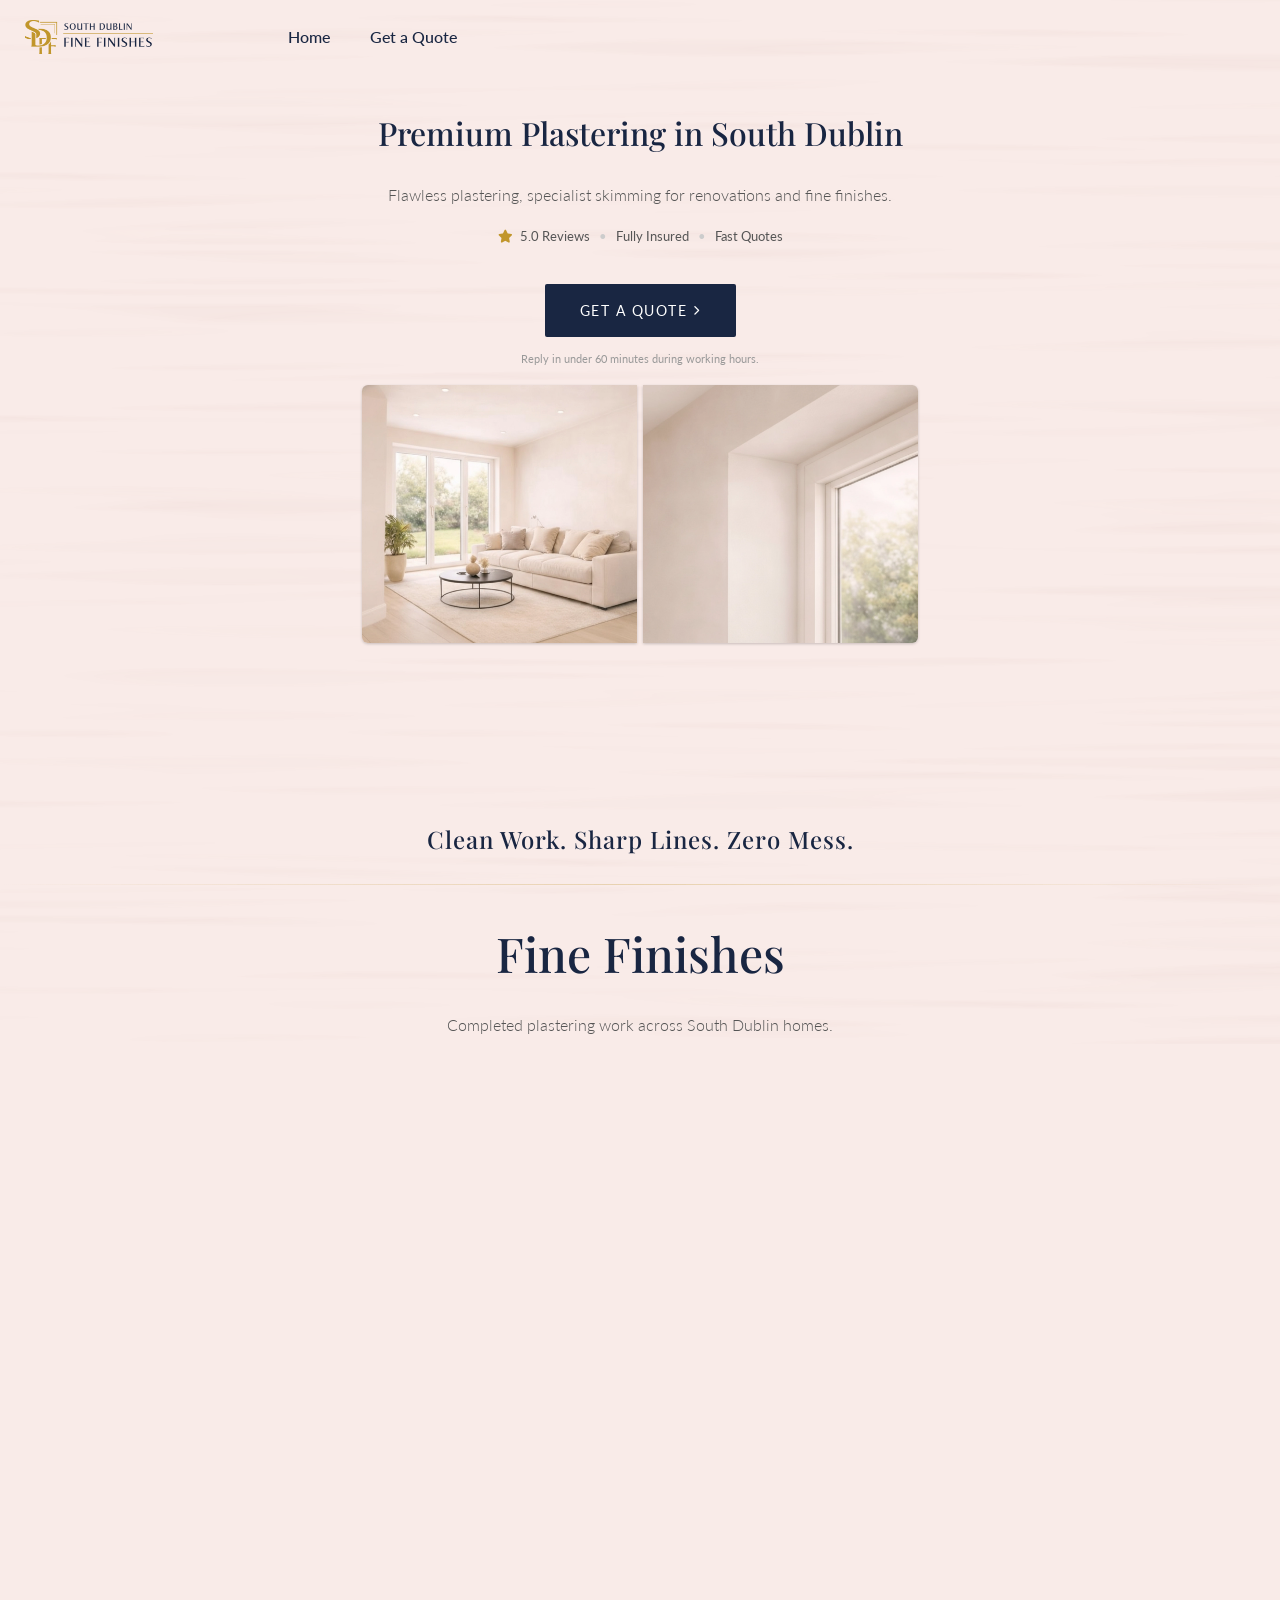
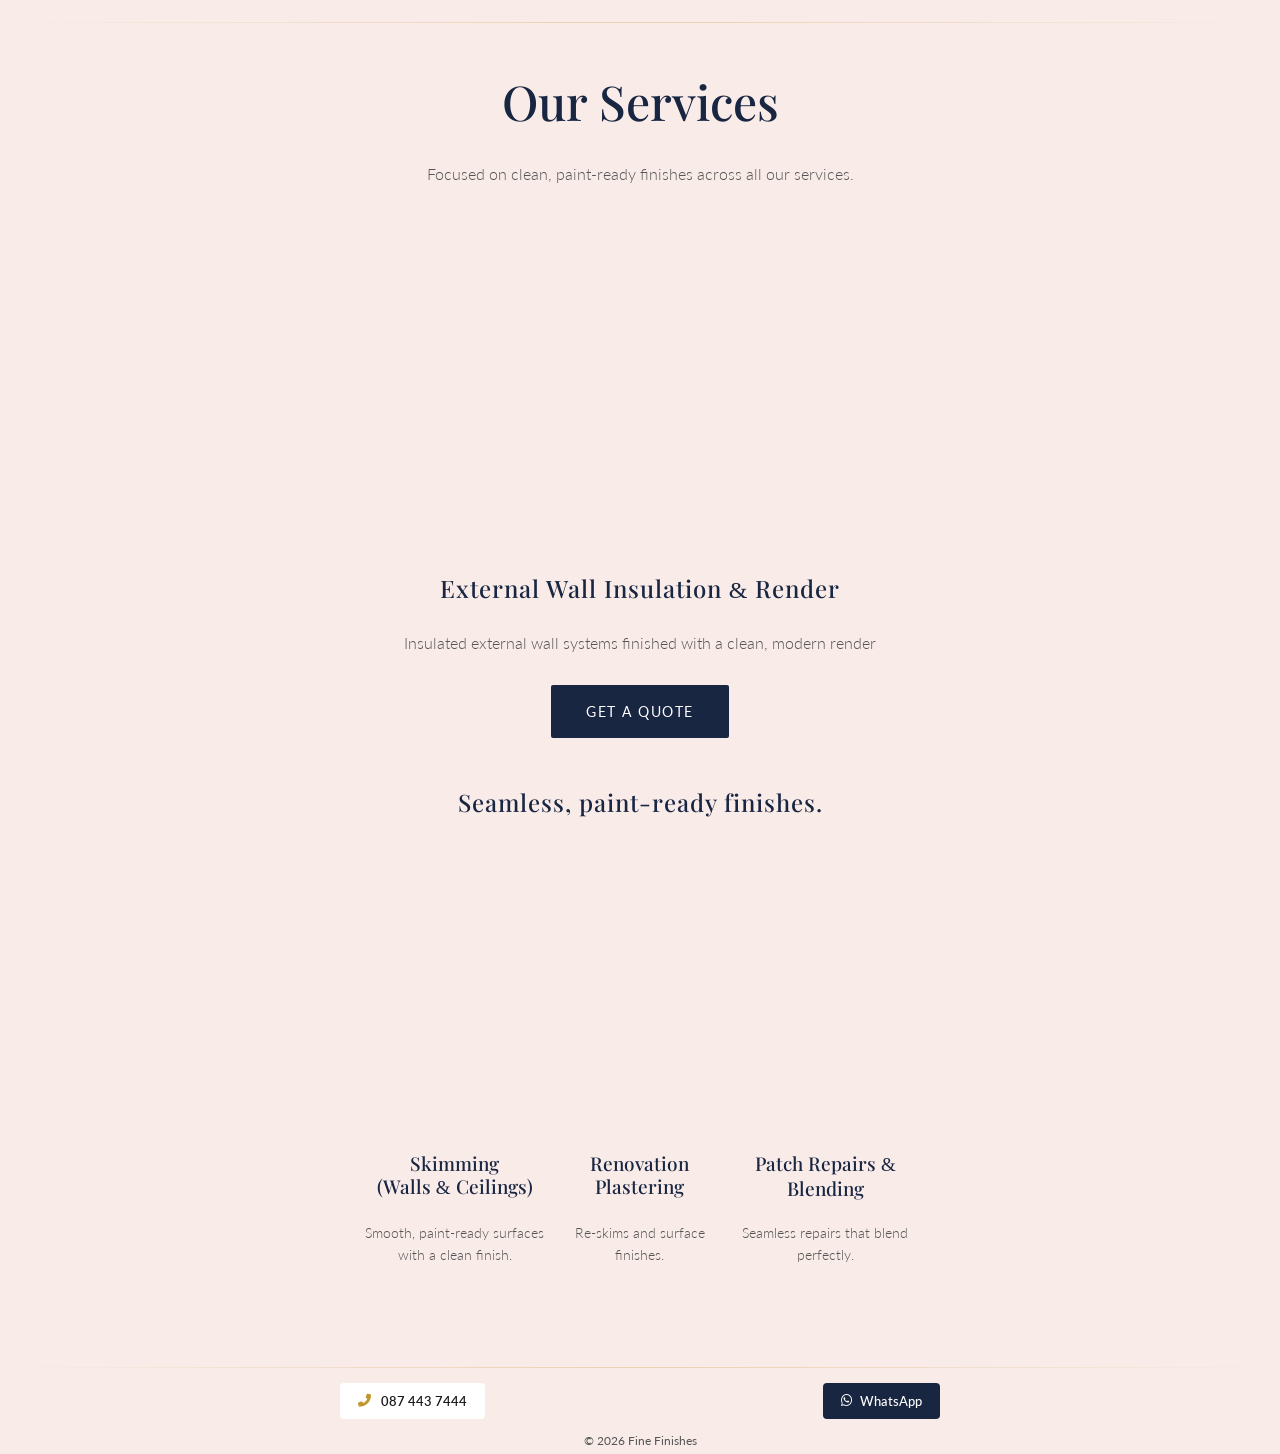
<file: index.html>
<!DOCTYPE html>
<html lang="en">
<head>
    <meta charset="UTF-8">
    <meta name="viewport" content="width=device-width, initial-scale=1.0">
    <title>Fine Finishes</title>
    <link rel="apple-touch-icon" href="apple-touch-icon.png"/>
    <link rel="shortcut icon" type="image/x-icon" href="favicon.ico?"/>
    <link rel="preconnect" href="https://fonts.googleapis.com">
    <link rel="preconnect" href="https://fonts.gstatic.com" crossorigin>
    <script src="browser-check.min.js"></script>
    <link href="https://fonts.googleapis.com/css2?family=Lato:wght@300;400;700&family=Playfair+Display:wght@400;500;600&display=swap" rel="stylesheet">
    <link rel="stylesheet" href="styles.min.css">
    <link rel="stylesheet" href="https://cdnjs.cloudflare.com/ajax/libs/font-awesome/6.4.0/css/all.min.css">
</head>
<body>
    <div id="fullscreen-spinner" class="fixed loading-spinner-container spinner show">
        <div class="spinner-border show-spinner" role="status">
            <span hidden>Loading...</span>
        </div>
    </div>
    <div class="site-wrapper reveal-on-scroll">
        <svg class="minimized" xmlns='http://www.w3.org/2000/svg'>
            <filter id="noise" x="0%" y="0%" width="100%" height="110%">
            <feTurbulence type="turbulence" baseFrequency="0.002 0.07" numOctaves="1" result="noiseTexture"/>
            <feComponentTransfer in="noiseTexture" result="hardNoise">
                <feFuncA type="linear" slope="5" intercept="-1"/>
            </feComponentTransfer>
            <feColorMatrix type="matrix" in="hardNoise" result="coloredNoise"
            values="0.6 0 0 0 0
                    0.5 0 0 0 0
                    0.4 0 0 0 0
                    0 0 0 0.15 0"/>
        </filter>
        </svg>
        <header>
            <a href="./" class="logo-container"> 
                <img src="static/logo-1024.png">
            </a>
            <div class="header-nav">
                <a href="./">Home</a>
                <a href="quote">Get a Quote</a>
            </div>
        </header>
        <main>
            <section class="hero-content">
                <h1>Premium Plastering in South Dublin</h1>
                <p class="subheadline">
                    Flawless plastering, specialist skimming
                    for renovations and fine finishes.
                </p>
                <div class="trust-bar">
                    <span><i class="fas fa-star star"></i> 5.0 Reviews</span>
                    <span class="dot">•</span>
                    <span>Fully Insured</span>
                    <span class="dot">•</span>
                    <span>Fast Quotes</span>
                </div>
                <a href="quote" class="btn-primary">Get a Quote <i class="fas fa-chevron-right" style="font-size: 10px; margin-left: 6px;"></i></a>
                <p class="micro-copy">Reply in under 60 minutes during working hours.</p>
                <div class="side-images-container">
                    <img class="reveal-from-left-slow" src="static/hero-image-1.webp">
                    <img class="reveal-from-right-slow" src="static/hero-image-2.webp">
                </div>
                <div class="service-story-reel">
                    <div class="reel-item">Specialist Skimming</div>
                    <div class="reel-item">Renovation Plastering</div>
                    <div class="reel-item">Patch Repairs <span class="and">&</span> Blending</div>
                    <div class="reel-item">Paint-Ready Finishes</div>
                </div>
                <div class="stacked-headline">
                    <p>Clean Work. Sharp Lines. Zero Mess.</p>
                </div>
            </section>
            <div class="horizontal-fade"></div>
            <div class="hero-subcontent">
                <h1>Fine Finishes</h1>
                <p>Completed plastering work across South Dublin homes.</p>
            </div>
            <div class="images-grid flex flex-row">
                <div class="images-grid-left reveal-from-left">
                    <img src="static/hero-image-1.webp">
                </div>
                <div class="images-grid-right flex flex-col reveal-from-right">
                    <img src="static/hero-image-2.webp">
                    <img src="static/hero-image-3.webp">
                </div>
            </div>
            <div class="horizontal-fade"></div>
            <section class="our-services" id="our-services">
                <div class="our-services-title">
                    <h1>Our Services</h1>
                    <p class="subheadline">Focused on clean, paint-ready finishes across all our services.</p>
                </div>
                <div class="services-external">
                    <img class="reveal-on-scroll-fade" src="static/services-external.webp">
                    <h2>External Wall Insulation <span>&</span> Render</h2>
                    <p>Insulated external wall systems finished with a clean, modern render</p>
                    <a href="quote" class="btn-primary">Get a Quote</a>
                </div>
                <div class="services-main">
                    <h2>Seamless, paint-ready finishes.</h2>
                    <div class="services-grid">
                        <div class="services-grid-item">
                            <div class="image-container reveal-from-left-fast">
                                <img src="static/services-skimming.webp">
                            </div>
                                
                            
                            <h3>Skimming<br><span>(Walls <span class="and">&</span> Ceilings)</span></h3>
                            <p>Smooth, paint-ready surfaces with a clean finish.</p>
                        </div>
                        <div class="services-grid-item">
                            <div class="image-container reveal-on-scroll-fade">
                                <img src="static/services-renovation.webp">
                            </div>
                            <h3>Renovation Plastering</h3>
                            <p>Re-skims and surface finishes.</p>
                        </div>
                        <div class="services-grid-item">
                            <div class="image-container reveal-from-right-fast">
                                <img src="static/services-patch_repairs.webp">
                            </div>
                            <h3>Patch Repairs <span class="and">&</span> Blending</span></h3>
                            <p>Seamless repairs that blend perfectly.</p>
                        </div>
                    </div>
                </div>
            </section>
            <div class="horizontal-fade"></div>
        </main>
        <div class="sticky-footer">
            <div class="footer-content">
                <a href="tel:0874437444" class="phone-link">
                    <i class="fas fa-phone-alt phone-icon"></i> 087 443 7444
                </a>
                <a href="https://wa.me/0874437444" class="whatsapp-btn">
                    <i class="fab fa-whatsapp"></i> WhatsApp
                </a>
            </div>
            <p>© 2026 Fine Finishes </p>
        </div>
    </div>
    
<script src="loader.min.js"></script>

</body>
</html>
</file>
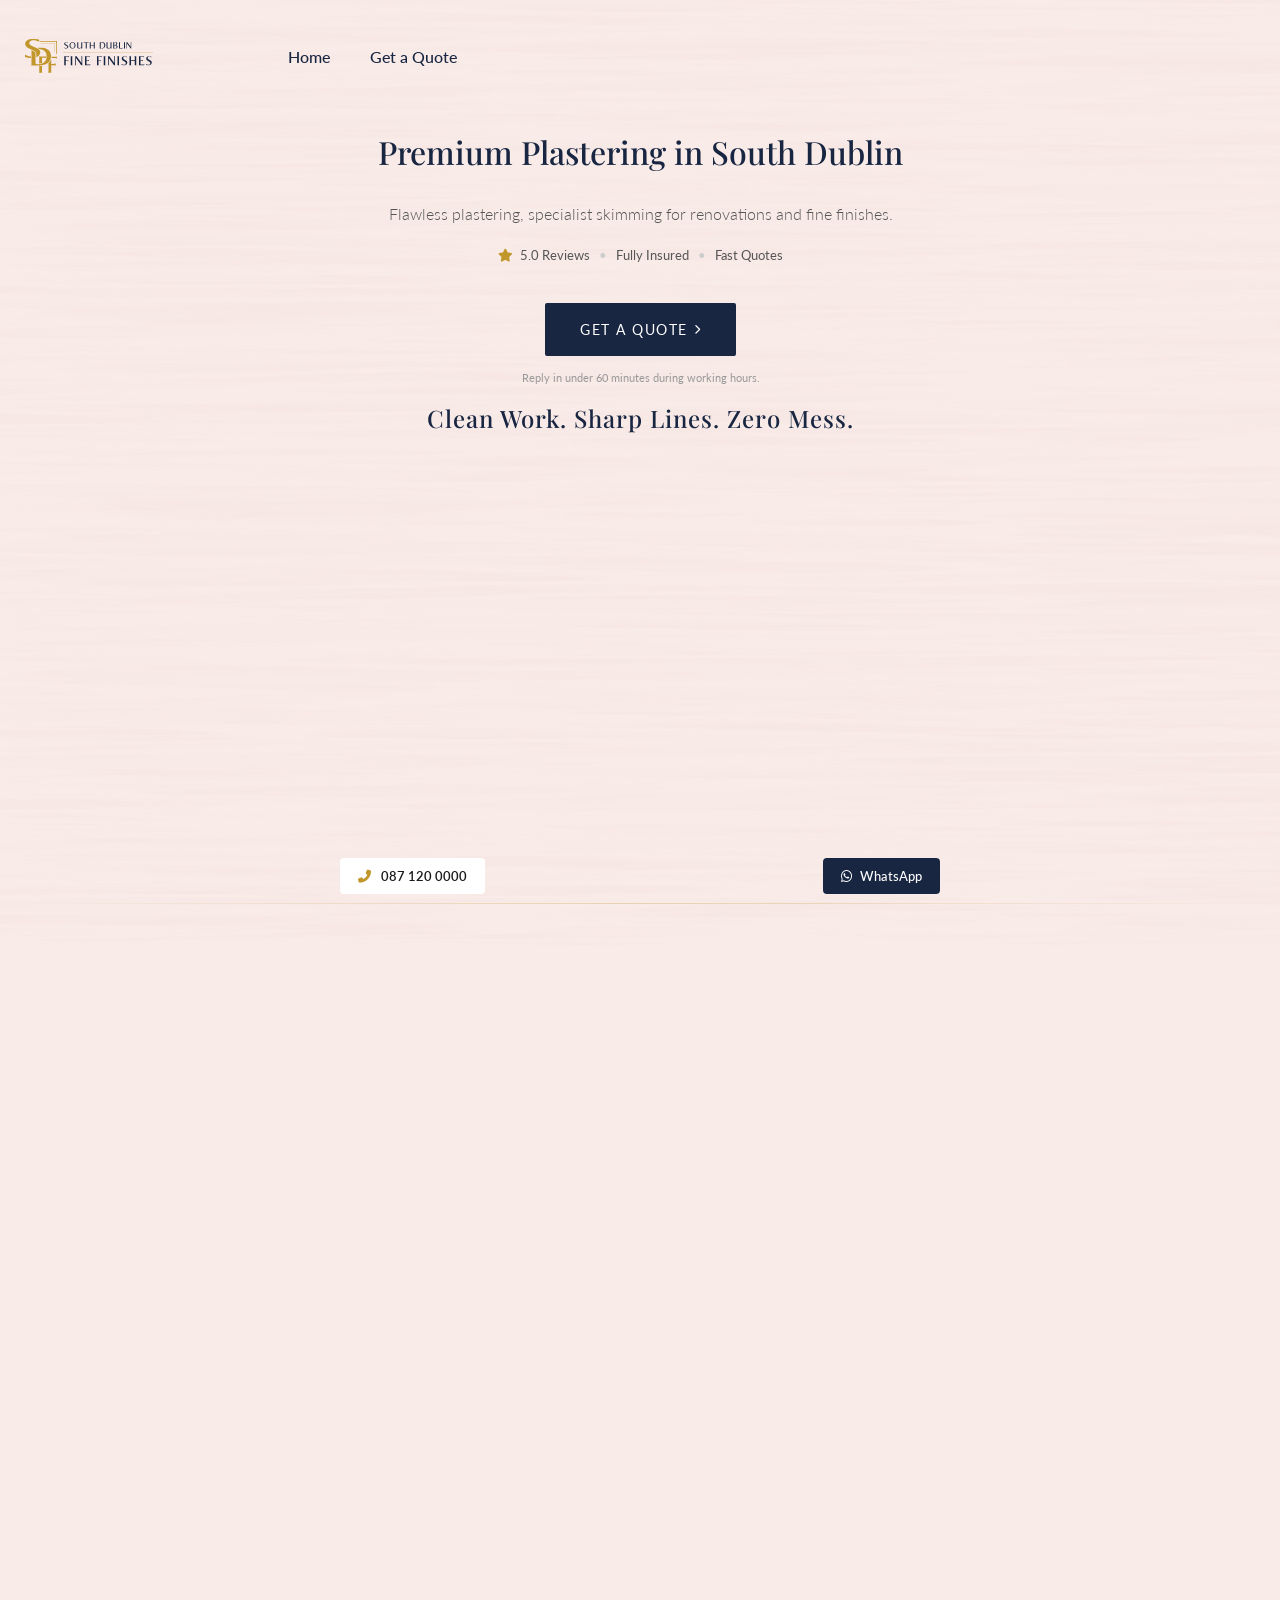
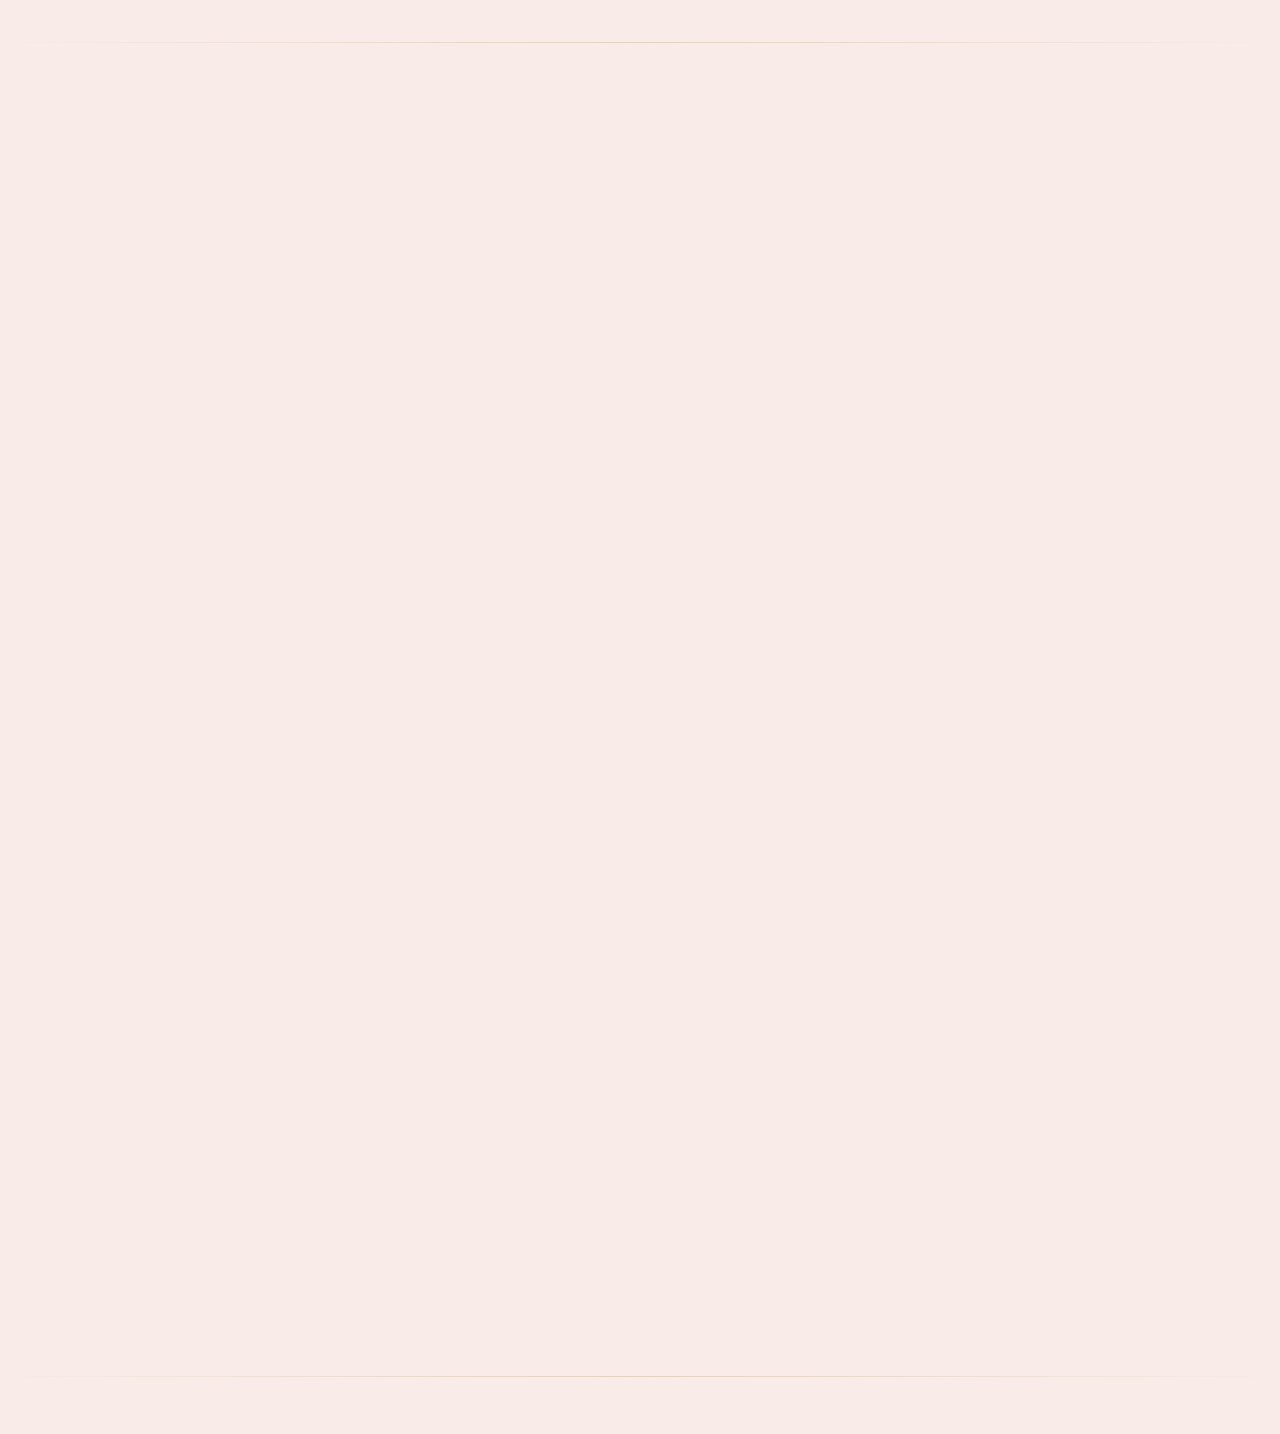
<file: home.html>
<!DOCTYPE html>
<html lang="en">
<head>
    <meta charset="UTF-8">
    <meta name="viewport" content="width=device-width, initial-scale=1.0">
    <title>Fine Finishes</title>
    <link rel="apple-touch-icon" href="apple-touch-icon.png"/>
    <link rel="shortcut icon" type="image/x-icon" href="favicon.ico?"/>
    <link rel="preconnect" href="https://fonts.googleapis.com">
    <link rel="preconnect" href="https://fonts.gstatic.com" crossorigin>
    <link href="https://fonts.googleapis.com/css2?family=Lato:wght@300;400;700&family=Playfair+Display:wght@400;500;600&display=swap" rel="stylesheet">
    <link rel="stylesheet" href="styles.min.css">
    <link rel="stylesheet" href="https://cdnjs.cloudflare.com/ajax/libs/font-awesome/6.4.0/css/all.min.css">
</head>
<body>
    <svg class="minimized" xmlns='http://www.w3.org/2000/svg'>
        <filter id="noise" x="0%" y="0%" width="100%" height="100%">
        <feTurbulence type="turbulence" baseFrequency="0.002 0.07" numOctaves="8" result="noiseTexture"/>
        <feComponentTransfer in="noiseTexture" result="hardNoise">
            <feFuncA type="linear" slope="5" intercept="-1"/>
        </feComponentTransfer>
        <feColorMatrix type="matrix" in="hardNoise" result="coloredNoise"
        values="0.6 0 0 0 0
                0.5 0 0 0 0
                0.4 0 0 0 0
                0 0 0 0.15 0"/>
        <feBlend in="coloredNoise" in2="SourceGraphic" mode="soft-light"/>
    </filter>
    </svg>
    <header>
        <a href="home" class="logo-container"> 
            <img src="static/logo-128.png">
        </a>
        <div class="header-nav">
            <a href="home">Home</a>
            <a href="quote">Get a Quote</a>
        </div>
    </header>
    <main>
        <section class="hero-content reveal-on-scroll">
            <h1>Premium Plastering in South Dublin</h1>
            <p class="subheadline">
                Flawless plastering, specialist skimming
                for renovations and fine finishes.
            </p>
            <div class="trust-bar">
                <span><i class="fas fa-star star"></i> 5.0 Reviews</span>
                <span class="dot">•</span>
                <span>Fully Insured</span>
                <span class="dot">•</span>
                <span>Fast Quotes</span>
            </div>
            <a href="quote" class="btn-primary">Get a Quote <i class="fas fa-chevron-right" style="font-size: 10px; margin-left: 6px;"></i></a>
            <p class="micro-copy">Reply in under 60 minutes during working hours.</p>
            <div class="stacked-headline">
                <p>Clean Work. Sharp Lines. Zero Mess.</p>
            </div>
        </section>
        <div class="horizontal-fade"></div>
        <div class="hero-subcontent reveal-on-scroll">
            <h1>Fine Finishes</h1>
            <p>Completed plastering work across South Dublin homes.</p>
        </div>
        <div class="images-grid flex flex-row reveal-on-scroll">
            <div class="images-grid-left">
                <img src="static/hero-image-1.webp">
            </div>
            <div class="images-grid-right flex flex-col">
                <img src="static/hero-image-2.webp">
                <img src="static/hero-image-3.webp">
            </div>
        </div>
        <div class="horizontal-fade"></div>
        <section class="our-services reveal-on-scroll" id="our-services">
            <div class="our-services-title">
                <h1>Our Services</h1>
                <p class="subheadline">Focused on clean, paint-ready finishes across all our services.</p>
            </div>
            <div class="services-external">
                <img src="static/services-external.webp">
                <h2>External Wall Insulation <span>&</span> Render</h2>
                <p>Insulated external wall systems finished with a clean, modern render</p>
                <a href="quote" class="btn-primary">Get a Quote</a>
            </div>
            <div class="services-main">
                <h2>Seamless, paint-ready finishes.</h2>
                <div class="services-grid">
                    <div class="services-grid-item">
                        <img src="static/services-skimming.webp">
                        <h3>Skimming<br><span>(Walls <span class="and">&</span> Ceilings)</span></h3>
                        <p>Smooth, paint-ready surfaces with a clean finish.</p>
                    </div>
                    <div class="services-grid-item">
                        <img src="static/services-renovation.webp">
                        <h3>Renovation Plastering</h3>
                        <p>Re-skims and surface finishes.</p>
                    </div>
                    <div class="services-grid-item">
                        <img src="static/services-patch_repairs.webp">
                        <h3>Patch Repairs & Blending</span></h3>
                        <p>Seamless repairs that blend perfectly.</p>
                    </div>
                </div>
            </div>
        </section>
        <div class="horizontal-fade"></div>
    </main>
    <div id="fullscreen-spinner" class="fixed loading-spinner-container spinner show">
        <div class="spinner-border show-spinner" role="status">
            <span hidden>Loading...</span>
        </div>
    </div>
    <div class="sticky-footer">
        <div class="footer-content">
            <a href="tel:0871200000" class="phone-link">
                <i class="fas fa-phone-alt phone-icon"></i> 087 120 0000
            </a>
            <a href="https://wa.me/0871200000" class="whatsapp-btn">
                <i class="fab fa-whatsapp"></i> WhatsApp
            </a>
        </div>
    </div>
<script src="loader.min.js"></script>
</body>
</html>
</file>
<file: styles.min.css>
.skeleton,.skeleton span{color:rgba(255,255,255,0)!important}.header-nav a,a{-webkit-tap-highlight-color:transparent}@font-face{font-family:SerifFont;src:url(static/fonts/serif.woff2) format("woff2"),url(static/fonts/serif.woff) format("woff");font-weight:auto;font-style:normal;font-display:swap}:root{--primary-text:#1a1a1a;--secondary-text:#555555;--navy-blue:#192642;--gold:#c1962b;--white:#ffffff;--bg-color:#fcfcfc}*{box-sizing:border-box;margin:0;padding:0}body::before{left:0;width:100%}html.is-samsung.is-samsung-dark,html.is-samsung.is-samsung-dark #fullscreen-spinner{background-color:#888!important}html.is-samsung.is-samsung-dark header img{src:url(static/logo-1024-dark.png)}html.is-samsung.is-samsung-dark .header-nav a{color:#fff}html.is-samsung.is-samsung-dark .header-nav a.active{color:var(--gold)}html.is-samsung.is-samsung-dark .horizontal-fade{background:linear-gradient(to right,transparent,#fe0,transparent)!important}html.is-samsung.is-samsung-dark .reel-item,html.is-samsung.is-samsung-dark .stacked-headline p,html.is-samsung.is-samsung-dark h1,html.is-samsung.is-samsung-dark h2,html.is-samsung.is-samsung-dark h3{color:#fff!important}html.is-samsung.is-samsung-dark .btn-primary{background-color:#213358}.text-left,form p{text-align:left}.swal2-popup.swal2-modal.swal2-show{background-color:#f9eae7}html{background-color:#f9eae7ee}textarea{resize:none;min-height:100px}.reveal-on-scroll{opacity:0;transform:translateY(40px);will-change:opacity,transform}.reveal-on-scroll.is-visible{opacity:1;transform:translateY(0);transition:opacity 1s cubic-bezier(.25, 1, .5, 1),transform 1s cubic-bezier(.25, 1, .5, 1)}.reveal-on-scroll-fade{opacity:0;transform:translateY(10px)}.reveal-on-scroll-fade.is-visible{opacity:1;transform:translateY(0);transition:opacity .8s,transform .8s}.reveal-from-left,.reveal-from-left-fast,.reveal-from-left-slow{opacity:0;transform:translateX(-100px);will-change:opacity,transform}.reveal-from-right,.reveal-from-right-fast,.reveal-from-right-slow{opacity:0;transform:translateX(100px);will-change:opacity,transform}.reveal-from-left.is-visible,.reveal-from-right.is-visible{opacity:1;transform:translateX(0);transition:opacity 1s cubic-bezier(.25, 1, .5, 1),transform 1.5s}.reveal-from-left-slow.is-visible,.reveal-from-right-slow.is-visible{opacity:1;transform:translateX(0);transition:opacity 1s cubic-bezier(.25, 1, .5, 1),transform 3s}.reveal-from-left-fast.is-visible,.reveal-from-right-fast.is-visible{opacity:1;transform:translateX(0);transition:opacity .8s cubic-bezier(.25, 1, .5, 1),transform .8s}.skeleton{animation:1s linear infinite alternate skeleton-loading;opacity:.7;border:none!important;pointer-events:none!important;transition:.2s ease-in-out}.skeleton svg{stroke:rgba(255,255,255,0)!important}.skeleton::placeholder{opacity:0}@keyframes skeleton-loading{0%{background-color:#a3b7c1}100%{background-color:#e0e7ea}}.delay-100{transition-delay:0.1s}.delay-200{transition-delay:0.2s}.delay-300{transition-delay:0.3s}.reveal-scale-up{opacity:0;transform:scale(.95);transition:opacity 1s,transform 1s}.reveal-scale-up.is-visible{opacity:1;transform:scale(1)}body{font-family:Lato,sans-serif;color:var(--primary-text)}.site-wrapper{overflow:hidden;width:100%;min-height:100vh;display:flex;flex-direction:column}.our-services h2,h1{font-family:"Playfair Display",serif;font-weight:500;line-height:1.2}#fullscreen-spinner{position:fixed;top:0;left:0;width:100%;height:100vh;opacity:0;pointer-events:none;display:flex;justify-content:center;transition:.3s;align-items:center;background:#f9eae7;z-index:9999}#fullscreen-spinner.show,#submit-spinner.show{opacity:1;pointer-events:all}.spinner-border{display:inline-block;width:2rem;height:2rem;vertical-align:text-bottom;border:.25em solid var(--navy-blue);border-right-color:transparent;border-radius:50%;-webkit-animation:.75s linear infinite spinner-border;animation:.75s linear infinite spinner-border}.btn-primary,.flex,.header-nav,.sticky-footer,.trust-bar,header,main{display:flex}@keyframes spinner-border{100%{-webkit-transform:rotate(360deg);transform:rotate(360deg)}}header{justify-content:space-between;align-items:center;padding:20px 15px;background-color:transparent;z-index:100}.flex-row,.images-grid{flex-direction:row}.minimized{height:0;width:0}.flex-col,.upload-container{flex-direction:column}.text-center{text-align:center}.text-right{text-align:right}.horizontal-fade{height:1px;width:100%;background:linear-gradient(to right,transparent,rgba(193,150,43,.3),transparent)}.logo-container{display:flex;align-items:center;gap:12px;text-decoration:none;color:inherit}.logo-container img{width:128px;height:auto;object-fit:contain}.header-nav a,.menu-btn,.our-services h2,h1{color:var(--navy-blue)}.menu-btn{font-size:24px;cursor:pointer;background:0 0;border:none}.subheadline,.trust-bar{color:var(--secondary-text)}.header-nav{align-items:center;gap:20px}.header-nav a{text-decoration:none;font-weight:500;font-size:16px;transition:color .3s}.header-nav a:active,.header-nav a:focus,.header-nav a:hover{background-color:rgba(0,0,0,0)}.header-nav a.active{color:var(--gold);font-weight:600}main{flex:1;flex-direction:column}.contact-section,.contact-title,.hero-content,.our-services{position:relative;text-align:center;padding:20px 25px 10px;max-width:600px;margin:0 auto;z-index:10}.subheadline,h1{margin-bottom:20px}.hero-content{min-height:90vh;display:flex;flex-direction:column}.hero-content h1{font-size:clamp(1.5rem, 7vw, 2rem)}.contact-title h1{margin-bottom:10px}.contact-title p{font-size:clamp(16px, 2.5vw, 20px)}.our-services h2{font-size:24px;margin-bottom:25px;letter-spacing:1px}.contact-section h3,.image-text h3,.micro-copy,.submit-btn p,input,textarea{font-family:Lato,sans-serif}.help-section h3,.services-grid-item h3,.stacked-headline{font-family:"Playfair Display",serif}body::before{position:fixed;content:"";filter:url(#noise);z-index:-2;height:110%;top:-5%;mix-blend-mode:soft-light;pointer-events:none}h1{font-size:34px}.subheadline{font-weight:300;font-size:16px;line-height:1.6}.trust-bar{justify-content:center;align-items:center;flex-wrap:wrap;gap:4px;font-size:13px;margin-bottom:40px}.star{color:var(--gold);margin-right:4px}.dot{color:#ccc;margin:0 5px}.btn-primary{background-color:var(--navy-blue);color:#fff;text-decoration:none;padding:18px 35px;font-size:14px;font-weight:400;text-transform:uppercase;letter-spacing:1.5px;width:fit-content;align-items:center;margin-inline:auto;margin-bottom:15px;border-radius:2px;user-select:none;transition:background-color .3s}.image-text h3.bold,.phone-link{font-weight:600}.micro-copy{font-size:11px;color:#999;margin-bottom:20px}.image-wrapper{position:relative;width:100%;height:450px;margin-top:-20px;overflow:hidden;background-color:var(--bg-color)}.hero-image,.images-grid-left img,.preview-item img{height:100%;width:100%;object-fit:cover}.hero-image{object-position:center bottom;-webkit-mask-image:linear-gradient(to bottom,transparent 0%,black 25%);mask-image:linear-gradient(to bottom,transparent 0%,black 25%)}.image-text{position:absolute;bottom:30px;left:25px;z-index:20;text-shadow:0 2px 4px rgba(0,0,0,.3)}.image-wrapper::after,.sticky-footer{bottom:0;left:0;pointer-events:none;width:100%}.image-text h3{font-size:20px;font-weight:300;color:#fff;margin-bottom:4px}.image-wrapper::after{content:"";position:absolute;height:40%;background:linear-gradient(to top,rgba(0,0,0,.5),transparent)}.sticky-footer{position:sticky;padding:15px 25px 6px;justify-content:center;flex-direction:column;align-items:center;z-index:200}.sticky-footer p{font-size:12px;color:var(--secondary-text);margin-top:14px}.phone-link,.whatsapp-btn{text-decoration:none;padding:10px 18px;border-radius:4px;font-size:13px;pointer-events:auto;display:flex}.footer-content{width:100%;max-width:600px;display:flex;justify-content:space-between;align-items:center}.phone-link{color:var(--primary-text);align-items:center;gap:10px;background:#fff}.phone-icon{color:var(--gold);font-size:13px}.whatsapp-btn{background-color:var(--navy-blue);color:#fff;font-weight:500;align-items:center;gap:8px}.stacked-headline{color:var(--navy-blue);font-size:clamp(1px, 4.5vw, 24px);font-weight:500;margin-bottom:20px;line-height:1.2;letter-spacing:1px;align-self:center;display:flex;align-items:flex-end}.hero-subcontent{position:relative;text-align:center;padding:10px 25px;max-width:600px;margin:0 auto;z-index:10}.images-grid,.our-services{margin-bottom:60px}.hero-subcontent h1,.our-services{margin-top:30px}.hero-subcontent p,.services-external p{color:var(--secondary-text);font-weight:300;font-size:16px;line-height:1.6;margin-bottom:30px}.images-grid{width:100vw;max-width:650px;margin-inline:auto;display:flex;gap:6px}.images-grid-right{gap:6px}.images-grid-right img{width:100%}.our-services-title,.services-external{margin-bottom:50px}.services-external img{width:100%;margin-bottom:20px}.and,.services-external h2 span,.services-grid-item h3 span.and{font-family:Noto,serif}.services-grid{display:flex;flex-direction:row;gap:6px}.services-grid .services-grid-item:first-child img{border-radius:6px 0 0 6px}.services-grid .services-grid-item:last-child img,.side-images-container img:last-child{border-radius:0 6px 6px 0}.services-grid-item{width:33%}.image-container{position:relative;overflow:hidden;margin-bottom:10px}.plaster-warmth img{filter:sepia(20%) saturate(160%) hue-rotate(-25deg) brightness(95%) contrast(95%)}.services-grid-item img{vertical-align:middle;width:100%;height:300px;object-fit:cover;object-position:right center}.services-grid-item h3{color:var(--navy-blue);font-size:clamp(1px, 3.7vw, 19px);font-weight:500;margin-bottom:20px;height:50px;line-height:1.2}.services-grid-item p,form p{color:var(--secondary-text);line-height:1.6}.services-grid-item p{font-weight:300;font-size:14px;margin-bottom:30px}section.contact-section{padding:20px 10px 0;margin:40px auto 60px}.contact-section h3{color:var(--navy-blue);font-size:clamp(14px, 3.4vw, 19px);padding-inline:10px;font-weight:500;margin-bottom:20px;height:40px;line-height:1.2}@media (min-width:768px){.hero-content,.hero-subcontent{max-width:1000px}h1{font-size:48px;margin-bottom:30px}.hero-content{padding-top:40px}.image-wrapper{height:600px}.contact-section{padding:20px 30px 0}header{justify-content:flex-start;gap:135px;padding:20px 25px}.header-nav{gap:40px}}form p,input,textarea{font-size:clamp(12px, 4.3vw, 16px)}.upload-container,input,textarea{padding:15px;background-color:transparent}.form-wrapper{width:100%;max-width:900px}form{display:flex;gap:30px;flex-wrap:wrap}.left-column,.right-column{flex:1;min-width:300px;display:flex;flex-direction:column;gap:15px}form p{font-weight:300;margin-left:12px}input,textarea{width:100%;border:1px solid #e0dada;border-radius:4px;color:#333;outline:0;transition:border-color .3s}input:focus,textarea:focus{border-color:#888}::placeholder{color:#6e6e6e;opacity:.8}input.pale-placeholder::placeholder{color:#888;font-style:italic}.upload-container{border:1px solid #e0dada;border-radius:6px;min-height:220px;display:flex;align-items:center}.upload-trigger{display:flex;flex-direction:column;align-items:center;cursor:pointer;width:100%;padding:10px;border-radius:4px;transition:background-color .2s,border-color .2s,transform .2s}.upload-trigger.drag-over{background-color:#f0f8ff;border-color:#3b82f6;transform:scale(1.02)}.upload-title{margin-top:10px;font-size:18px;color:#555}.upload-status{margin-top:5px;font-size:14px;color:#888;font-style:italic;margin-bottom:15px}.upload-text{margin-top:5px;font-size:12px;color:#888}.remove-btn,.submit-btn{color:#fff;cursor:pointer}.image-previews{display:grid;position:relative;grid-template-columns:repeat(4,1fr);gap:10px;width:100%;margin-top:10px}#submit-spinner{position:absolute;top:50%;left:30px;transform:translate(-50%,-50%);opacity:0;pointer-events:none;display:flex;justify-content:center;transition:.3s;align-items:center;z-index:9999}#submit-spinner .spinner-border{border:.25em solid #fff;border-right-color:transparent}.preview-item{position:relative;width:100%;aspect-ratio:1;border-radius:4px;overflow:hidden;border:1px solid #ddd}.remove-btn{position:absolute;top:2px;right:2px;background-color:rgba(54,59,78,.9);border:none;border-radius:50%;width:20px;height:20px;font-size:12px;display:flex;align-items:center;justify-content:center;line-height:1}.submit-btn,.submit-btn p{font-weight:200;font-size:20px}.submit-btn{position:relative;font-family:Lato,sans-serif;background-color:var(--navy-blue);padding-inline:15px;padding-block:20px;border:none;border-radius:4px;margin-top:5px;transition:background .3s}.submit-btn p{color:#fff;text-align:center;margin:0;line-height:1}.submit-btn p span{opacity:.7;font-size:14px}@media (hover:hover) and (pointer:fine){.header-nav a:hover{color:var(--gold)}.btn-primary:hover{background-color:#2c3e56}.upload-trigger:hover{background-color:rgba(0,0,0,.02)}.remove-btn:hover{background-color:#d9534f}.submit-btn:hover{background-color:#2c3040}}.help-section{text-align:right;margin:50px auto 0;display:flex;flex-direction:column;gap:10px;align-items:center;max-width:600px;color:var(--navy-blue)}.help-section h3{margin-bottom:10px;font-size:clamp(16px, 7vw, 24px)}.help-section p{font-family:Lato,sans-serif;font-weight:300;font-size:clamp(12px, 4.3vw, 16px)}.help-section h4,.swal2-title{font-family:"Playfair Display",serif}.help-section h4{font-size:clamp(14px, 4.5vw, 18px)}input[name=subject]{position:absolute;left:-9999px}textarea[name=message]{line-height:1.5}.include-list{display:flex;flex-direction:column;gap:10px;margin-top:20px}.include-item{display:flex;flex-direction:row;gap:18px;margin-bottom:10px;align-items:center}.include-item-details{display:flex;flex-direction:column;align-items:flex-start;gap:2px;text-align:left}.swal2-icon.swal2-success.swal2-icon-show{border-color:var(--navy-blue)!important;color:var(--navy-blue)!important}.swal2-success-line-long,.swal2-success-line-tip{background-color:var(--navy-blue)!important}.swal2-icon.swal2-warning.swal2-icon-show{border-color:#950606cc;color:#950606}.swal2-confirm.swal2-styled{background-color:var(--navy-blue)}.swal2-success-circular-line-left,.swal2-success-circular-line-right,.swal2-success-fix{background-color:rgba(0,0,0,0)!important}.swal2-success-ring{border:.25em solid var(--navy-blue)!important}.swal2-title{color:var(--navy-blue)!important;font-size:24px;font-weight:500;margin-bottom:20px;line-height:1.2}.swal2-html-container{font-family:Lato,sans-serif;font-weight:300;font-size:19px;color:var(--navy-blue)!important}@media (max-width:768px){.help-section{text-align:center}.thumbnails{justify-content:center}.image-previews{grid-template-columns:repeat(3,1fr)}}.service-story-reel{position:relative;width:100%;max-width:800px;margin:20px auto;display:flex;align-items:center;justify-content:center;overflow:hidden;background-color:transparent;height:100px;flex-grow:1}.reel-item{position:absolute;color:var(--navy-blue);font-family:"Playfair Display",serif;font-size:clamp(1.5rem, 7vw, 2rem);font-weight:500;user-select:none;letter-spacing:1px;text-align:center;opacity:0;transform:translateY(10px);animation:16s infinite fadeCycle}.reel-item:first-child{animation-delay:0s}.reel-item:nth-child(2){animation-delay:4s}.reel-item:nth-child(3){animation-delay:8s}.reel-item:nth-child(4){animation-delay:12s}@keyframes fadeCycle{0%{opacity:0;transform:translateY(10px)}20%,5%{opacity:1;transform:translateY(0)}25%{opacity:0;transform:translateY(-10px)}100%{opacity:0}}.side-images-container{display:flex;flex-direction:row;position:relative;gap:6px;justify-content:center}.side-images-container img{width:275px;max-width:50%;max-height:min(calc(100% - 12px),200px);object-fit:cover;border-radius:6px 0 0 6px;box-shadow:0 1px 3px rgba(0,0,0,.2)}
</file>
